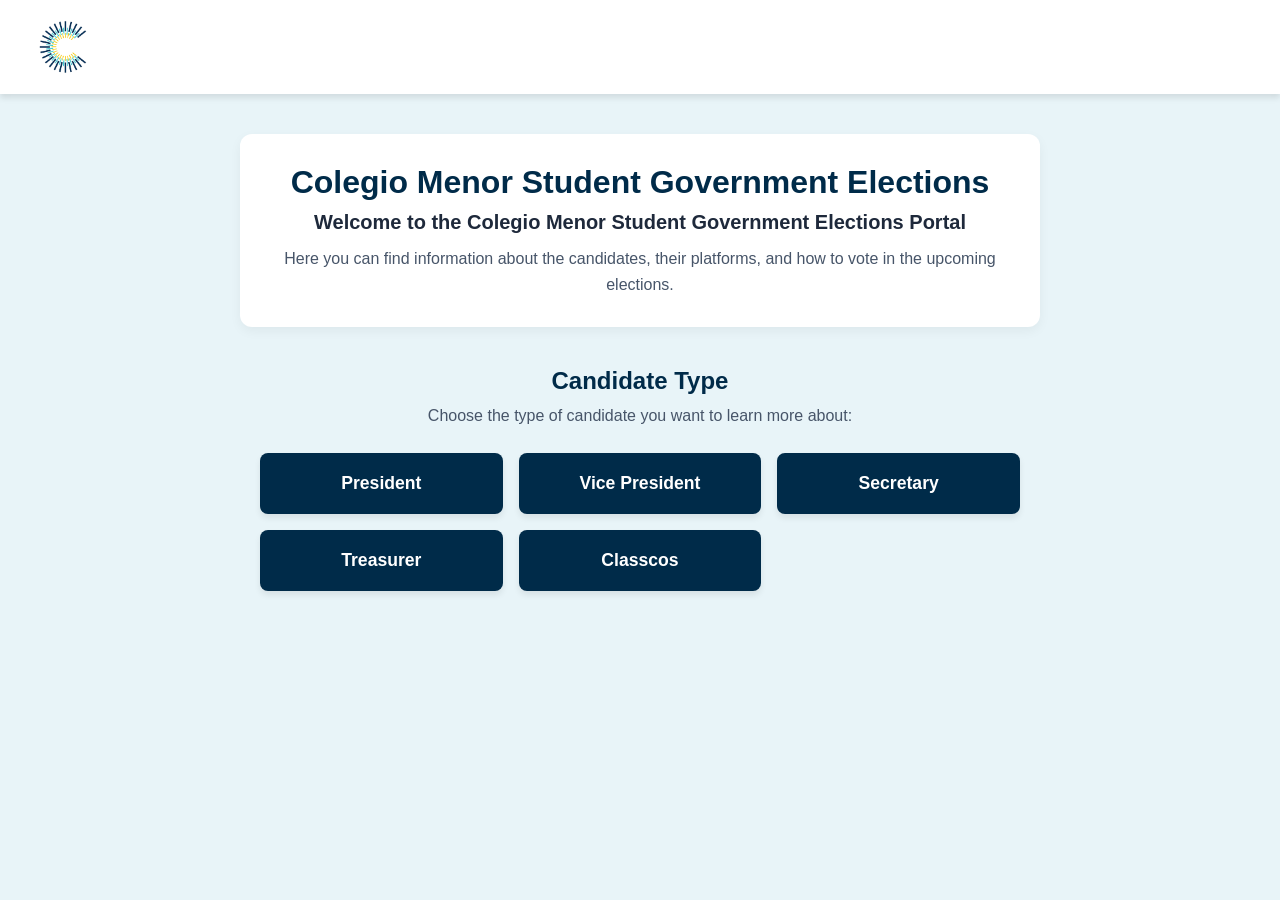
<file: index.html>
<!DOCTYPE html>
<html lang="en">
<head>
    <meta charset="UTF-8">
    <meta name="viewport" content="width=device-width, initial-scale=1.0">
    <title>COLEGIO MENOR STUGOV</title>
    <link rel="stylesheet" href="style.css">

</head>
<header>
    <img src="logo.png" alt="CMSFQ Logo" class="logo">
</header>
<body>
    <div class="header content">
    <h1>Colegio Menor Student Government Elections</h1>
    <h2>Welcome to the Colegio Menor Student Government Elections Portal</h2>
    <p>Here you can find information about the candidates, their platforms, and how to vote in the upcoming elections.</p>
    </div>

<div class="candidate-type">
    <h3>Candidate Type</h3>
    <p>Choose the type of candidate you want to learn more about:</p>
    <div class="button-grid">
        <a href="president.html" class="nav-btn">President</a>
        <a href="vice_president.html" class="nav-btn">Vice President</a>
        <a href="secretary.html" class="nav-btn">Secretary</a>
        <a href="treasurer.html" class="nav-btn">Treasurer</a>
        <a href="classcos.html" class="nav-btn">Classcos</a>
    </div>
</div>
</body>
</html>
</file>
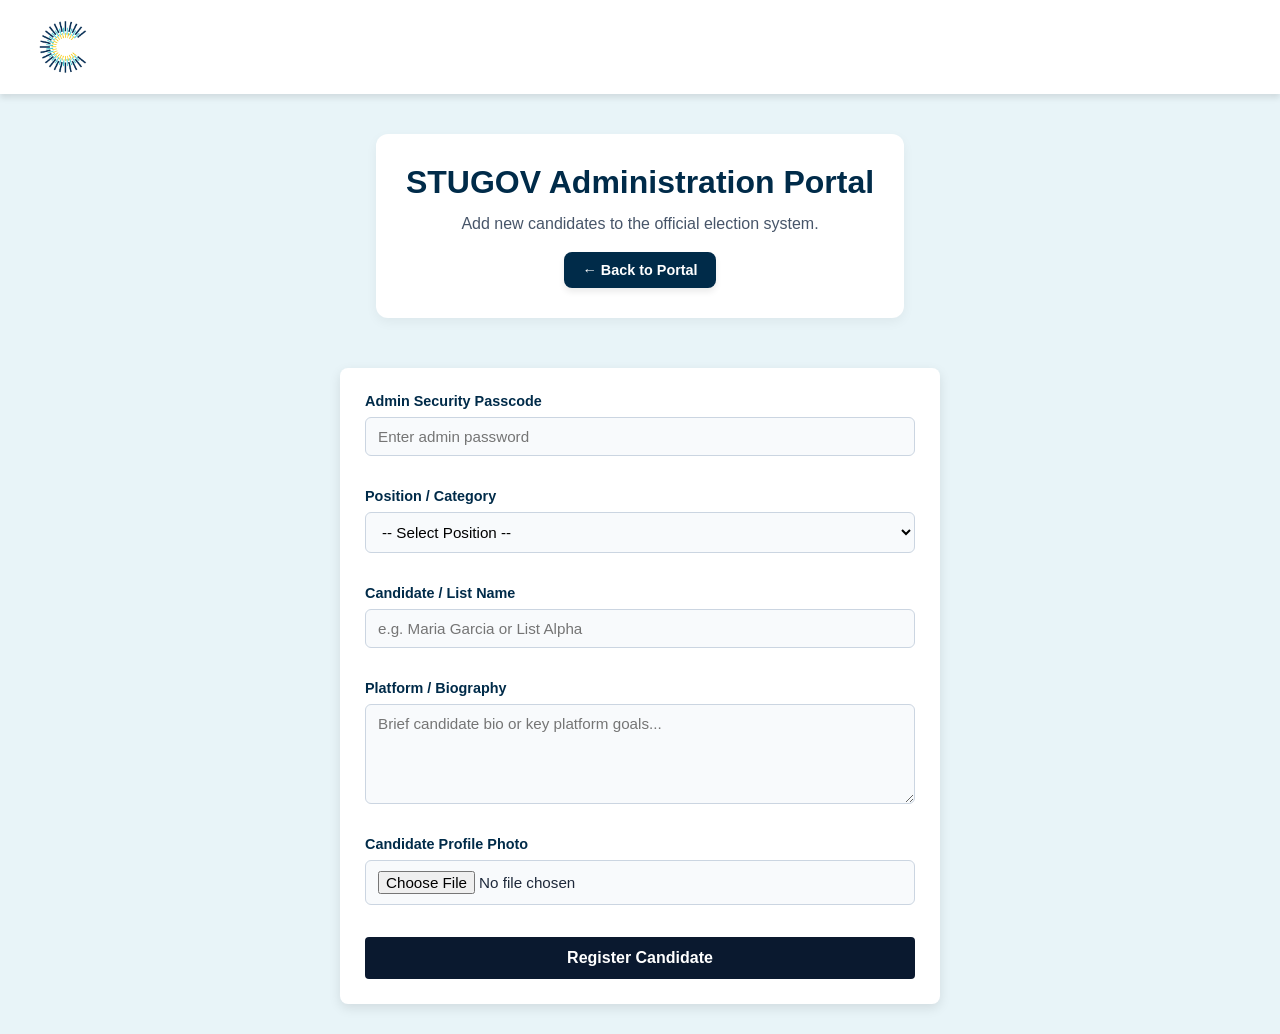
<file: admin.html>
<!DOCTYPE html>
<html lang="en">
<head>
    <meta charset="UTF-8">
    <meta name="viewport" content="width=device-width, initial-scale=1.0">
    <title>CMS STUGOV - Admin Panel</title>
    <link rel="stylesheet" href="style.css">
    <style>
        .admin-container {
            max-width: 600px;
            margin: 30px auto;
            padding: 25px;
            background: #ffffff;
            border-radius: 8px;
            box-shadow: 0 4px 12px rgba(0,0,0,0.1);
        }
        .form-group {
            margin-bottom: 20px;
            display: flex;
            flex-direction: column;
        }
        .form-group label {
            font-weight: bold;
            margin-bottom: 8px;
            color: #0A192F;
        }
        .form-group input, .form-group select, .form-group textarea {
            padding: 10px;
            border: 1px solid #ccc;
            border-radius: 4px;
            font-size: 1rem;
        }
        .form-group textarea {
            resize: vertical;
            height: 100px;
        }
        .grade-select-container {
            display: none;
            flex-direction: column;
            gap: 8px;
            background-color: #f4f6f8;
            padding: 15px;
            border-radius: 6px;
            border: 1px solid #ddd;
            margin-bottom: 20px;
        }
        .submit-btn {
            background-color: #0A192F;
            color: #ffffff;
            padding: 12px;
            border: none;
            border-radius: 4px;
            font-size: 1rem;
            cursor: pointer;
            font-weight: bold;
        }
        .submit-btn:hover {
            background-color: #172A45;
        }
    </style>
</head>
<body>

    <header>
        <img src="logo.png" alt="CMSFQ Logo" class="logo">
    </header>

    <div class="header content">
        <h1>STUGOV Administration Portal</h1>
        <p>Add new candidates to the official election system.</p>
        <a href="index.html" class="nav-btn" style="padding: 8px 16px; font-size: 0.9rem; margin-top: 15px; display: inline-flex;">← Back to Portal</a>
    </div>

    <div class="admin-container">
        <form id="candidateForm" onsubmit="submitCandidate(event)">
            
            <div class="form-group">
                <label for="adminPasscode">Admin Security Passcode</label>
                <input type="password" id="adminPasscode" required placeholder="Enter admin password">
            </div>

            <div class="form-group">
                <label for="position">Position / Category</label>
                <select id="position" onchange="toggleGradeSelector()" required>
                    <option value="">-- Select Position --</option>
                    <option value="President">President</option>
                    <option value="Vice President">Vice President</option>
                    <option value="Treasurer">Treasurer</option>
                    <option value="Secretary">Secretary</option>
                    <option value="Classcos">Classcos (Class Representatives)</option>
                </select>
            </div>

            <!-- Dynamic Grade Selector for Classcos -->
            <div id="gradeContainer" class="grade-select-container">
                <label for="gradeSelect" style="font-weight: bold; color: #0A192F;">Select Grade Level:</label>
                <select id="gradeSelect">
                    <option value="classcos9">9th Grade (classcos9)</option>
                    <option value="classcos10">10th Grade (classcos10)</option>
                    <option value="classcos11">11th Grade (classcos11)</option>
                    <option value="classcos12">12th Grade (classcos12)</option>
                </select>
            </div>

            <div class="form-group">
                <label for="name">Candidate / List Name</label>
                <input type="text" id="name" required placeholder="e.g. Maria Garcia or List Alpha">
            </div>

            <div class="form-group">
                <label for="bio">Platform / Biography</label>
                <textarea id="bio" required placeholder="Brief candidate bio or key platform goals..."></textarea>
            </div>

            <div class="form-group">
                <label for="imageFile">Candidate Profile Photo</label>
                <input type="file" id="imageFile" accept="image/*" required>
            </div>

            <button type="submit" id="submitBtn" class="submit-btn">Register Candidate</button>
        </form>
    </div>

    <script>
        const SCRIPT_URL = "https://script.google.com/macros/s/AKfycby9x_5UynkS7hOrFUTHnudOVcF85PeRhl8ljLt-kE4kGqhlhfGgvVSh2ADLAp3jPqFi/exec";

        function toggleGradeSelector() {
            const mainPosition = document.getElementById('position').value;
            const gradeContainer = document.getElementById('gradeContainer');
            gradeContainer.style.display = (mainPosition === "Classcos") ? "flex" : "none";
        }

        async function submitCandidate(event) {
            event.preventDefault();

            const submitBtn = document.getElementById('submitBtn');
            const passcode = document.getElementById('adminPasscode').value;
            const mainPosition = document.getElementById('position').value;
            const gradeSelect = document.getElementById('gradeSelect').value;
            const name = document.getElementById('name').value;
            const bio = document.getElementById('bio').value;
            const imageInput = document.getElementById('imageFile');

            if (!imageInput.files[0]) {
                alert("Please select an image file.");
                return;
            }

            // Determines position string: uses classcos9, classcos10, etc. if Classcos is selected
            let finalPosition = mainPosition;
            if (mainPosition === "Classcos") {
                finalPosition = gradeSelect;
            }

            submitBtn.disabled = true;
            submitBtn.textContent = "Uploading & Saving...";

            const file = imageInput.files[0];
            const reader = new FileReader();

            reader.onload = async function() {
                const base64Data = reader.result.split(',')[1];
                
                const payload = {
                    action: "addCandidate",
                    passcode: passcode,
                    position: finalPosition,
                    name: name,
                    bio: bio,
                    imageFile: {
                        filename: file.name,
                        mimeType: file.type,
                        base64: base64Data
                    }
                };

                try {
                    const response = await fetch(SCRIPT_URL, {
                        method: 'POST',
                        headers: { 'Content-Type': 'text/plain' },
                        body: JSON.stringify(payload)
                    });

                    const result = await response.json();

                    if (result.status === "success") {
                        alert(`Candidate "${name}" successfully registered under target position: ${finalPosition}!`);
                        document.getElementById('candidateForm').reset();
                        toggleGradeSelector();
                    } else {
                        alert("Error: " + (result.message || "Unauthorized or invalid passcode."));
                    }
                } catch (err) {
                    alert("Failed to reach server. Please check connection.");
                    console.error(err);
                } finally {
                    submitBtn.disabled = false;
                    submitBtn.textContent = "Register Candidate";
                }
            };

            reader.readAsDataURL(file);
        }
    </script>
</body>
</html>
</file>
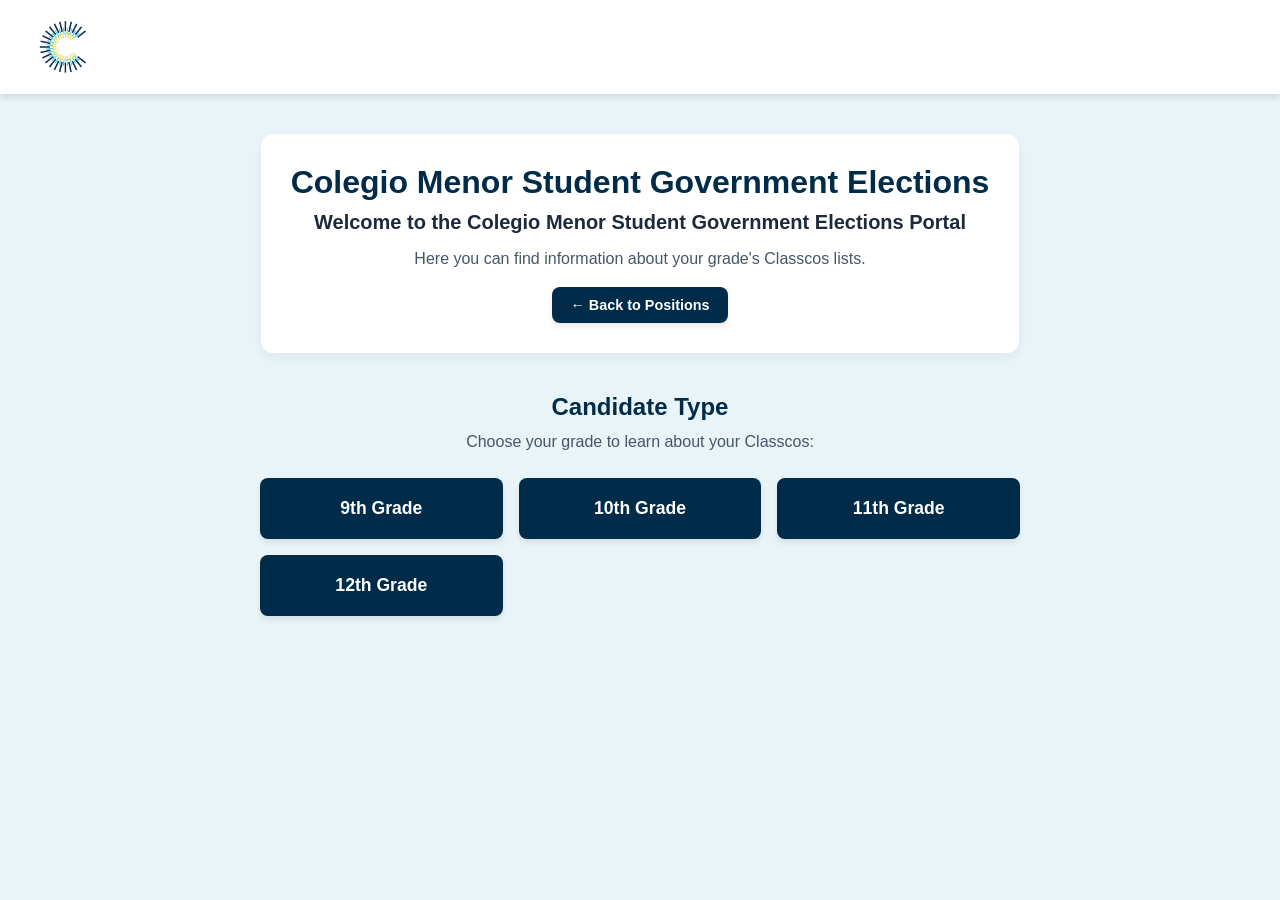
<file: classcos.html>
<!DOCTYPE html>
<html lang="en">
<head>
    <meta charset="UTF-8">
    <meta name="viewport" content="width=device-width, initial-scale=1.0">
    <title>CM STUGOV - Classcos lists</title>
    <link rel="stylesheet" href="style.css">
</head>
<body>
    <header>
        <img src="logo.png" alt="CMSFQ Logo" class="logo">
    </header>

    <div class="header content">
        <h1>Colegio Menor Student Government Elections</h1>
        <h2>Welcome to the Colegio Menor Student Government Elections Portal</h2>
        <p>Here you can find information about your grade's Classcos lists.</p>
        <a href="index.html" class="nav-btn" style="padding: 8px 16px; font-size: 0.9rem; margin-top: 15px; display: inline-flex;">← Back to Positions</a>
    </div>

    <div class="candidate-type">
        <h3>Candidate Type</h3>
        <p>Choose your grade to learn about your Classcos:</p>
        <div class="button-grid">
            <a href="classcos9.html" class="nav-btn">9th Grade</a>
            <a href="classcos10.html" class="nav-btn">10th Grade</a>
            <a href="classcos11.html" class="nav-btn">11th Grade</a>
            <a href="classcos12.html" class="nav-btn">12th Grade</a>
        </div>
        <div id="statusNotice" style="margin-top: 20px;"></div>
    </div>

    <script>
        const SCRIPT_URL = "https://script.google.com/macros/s/AKfycby9x_5UynkS7hOrFUTHnudOVcF85PeRhl8ljLt-kE4kGqhlhfGgvVSh2ADLAp3jPqFi/exec";

        async function checkStatus() {
            try {
                const response = await fetch(SCRIPT_URL);
                const data = await response.json();
                const activeYear = data.activeYear || new Date().getFullYear();
                const globalLockKey = `hasVoted_${activeYear}_Classcos_Category`;

                if (localStorage.getItem(globalLockKey)) {
                    const notice = document.getElementById('statusNotice');
                    notice.innerHTML = `<p style="color: var(--navy-blue, #0A192F); font-weight: bold;">Note: You have already cast your Classcos vote for the ${activeYear} election cycle.</p>`;
                }
            } catch (err) {
                console.error("Status check error:", err);
            }
        }
        checkStatus();
    </script>
</body>
</html>
</file>
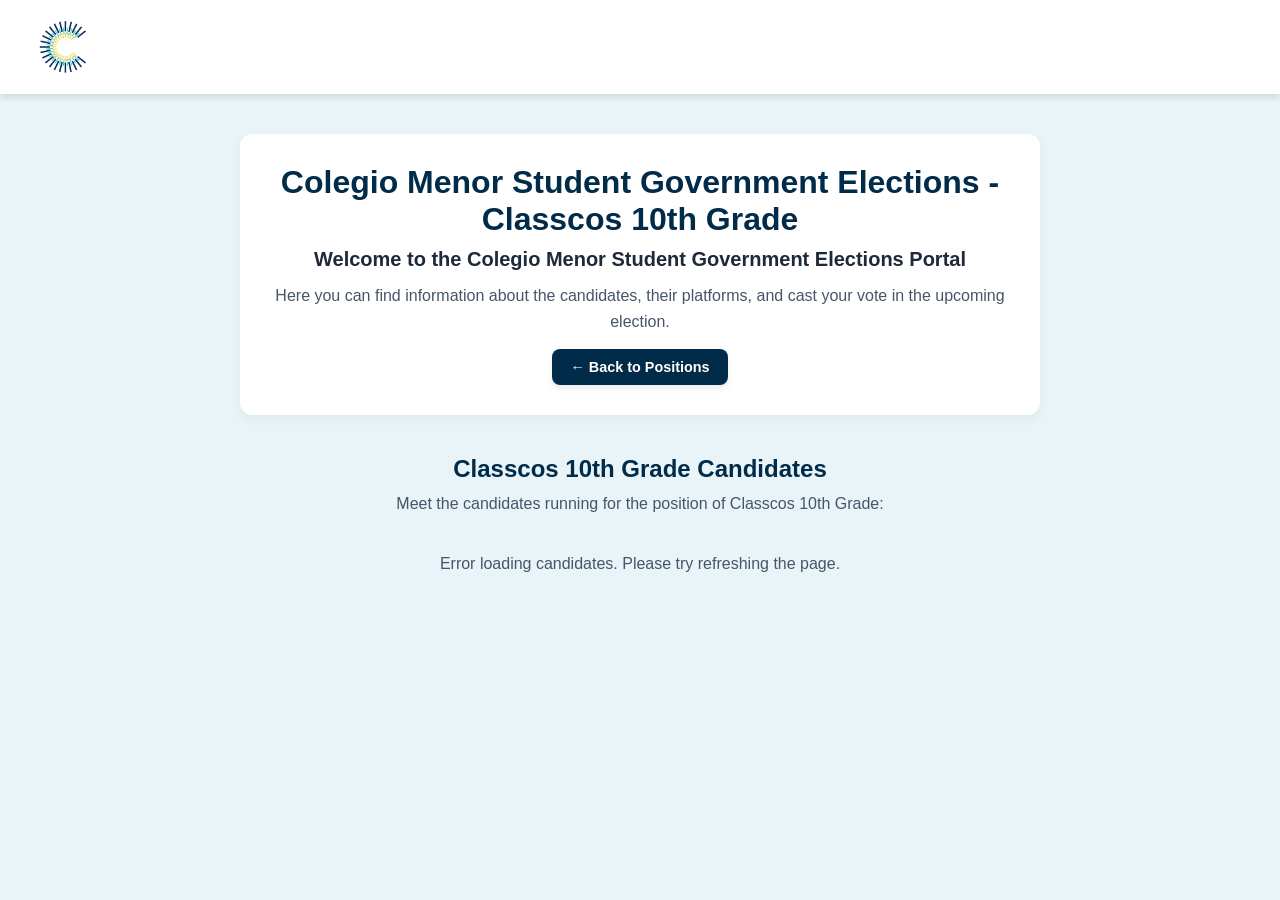
<file: classcos10.html>
<!DOCTYPE html>
<html lang="en">
<head>
    <meta charset="UTF-8">
    <meta name="viewport" content="width=device-width, initial-scale=1.0">
    <title>CM STUGOV - Classcos 10th Grade Candidates</title>
    <link rel="stylesheet" href="style.css">
</head>
<body>

    <header>
        <img src="logo.png" alt="CMSFQ Logo" class="logo">
    </header>

    <div class="header content">
        <h1>Colegio Menor Student Government Elections - Classcos 10th Grade</h1>
        <h2>Welcome to the Colegio Menor Student Government Elections Portal</h2>
        <p>Here you can find information about the candidates, their platforms, and cast your vote in the upcoming election.</p>
        <a href="index.html" class="nav-btn" style="padding: 8px 16px; font-size: 0.9rem; margin-top: 15px; display: inline-flex;">← Back to Positions</a>
    </div>

    <div class="Candidate type">
        <h3>Classcos 10th Grade Candidates</h3>
        <p>Meet the candidates running for the position of Classcos 10th Grade:</p>
        
        <div class="candidates" id="candidateGrid">
            <p>Loading candidates...</p>
        </div>
    </div>

    <script>
        const SCRIPT_URL = "https://script.google.com/macros/s/AKfycby9x_5UynkS7hOrFUTHnudOVcF85PeRhl8ljLt-kE4kGqhlhfGgvVSh2ADLAp3jPqFi/exec";
        
        // Target display string for payloads and storage keys
        const CURRENT_POSITION = "Classcos 10th Grade";
        
        // Includes both legacy keys and formatted display strings
        const ACCEPTED_POSITIONS = ["classcos10", "classcos 10th grade", "10th grade classcos"];
        
        let currentElectionYear = null;
        let voteStorageKey = null;

        async function loadCandidates() {
            const grid = document.getElementById('candidateGrid');
            
            try {
                const response = await fetch(SCRIPT_URL);
                const data = await response.json();
                
                currentElectionYear = data.activeYear || new Date().getFullYear();
                const candidates = data.candidates || [];
                
                voteStorageKey = `hasVoted_${currentElectionYear}_${CURRENT_POSITION.replace(/\s+/g, '_')}`;
                const hasVoted = localStorage.getItem(voteStorageKey);

                // Matches both legacy "classcos10" and full "Classcos 10th Grade" records
                const filtered = candidates.filter(c => {
                    if (!c.position) return false;
                    const pos = c.position.toString().trim().toLowerCase();
                    return ACCEPTED_POSITIONS.includes(pos);
                });
                
                if (filtered.length === 0) {
                    grid.innerHTML = "<p>No candidates listed for this position yet.</p>";
                    return;
                }
                
                grid.innerHTML = "";
                
                filtered.forEach(cand => {
                    const card = document.createElement('div');
                    card.className = 'candidate';
                    
                    const buttonText = hasVoted ? "Voted" : "Vote";
                    const disabledAttr = hasVoted ? "disabled style='opacity: 0.6; cursor: not-allowed;'" : "";
                    
                    card.innerHTML = `
                        <img src="${cand.photoUrl}" alt="${cand.name}" onerror="this.onerror=null; this.src='pfp.jpeg';">
                        <h4>${cand.name}</h4>
                        <p>${cand.bio}</p>
                        <button class="vote-button" ${disabledAttr} onclick="castVote('${cand.name}')">${buttonText}</button>
                    `;
                    grid.appendChild(card);
                });

                if (hasVoted) {
                    const notice = document.createElement('p');
                    notice.style.color = "var(--navy-blue, #0A192F)";
                    notice.style.fontWeight = "bold";
                    notice.style.marginTop = "15px";
                    notice.textContent = `You have already cast your vote for this position in the ${currentElectionYear} election on this device.`;
                    grid.parentElement.appendChild(notice);
                }
            } catch (err) {
                grid.innerHTML = "<p>Error loading candidates. Please try refreshing the page.</p>";
                console.error(err);
            }
        }

        async function castVote(candidateName) {
            if (!voteStorageKey || !currentElectionYear) {
                alert("System initialization error. Please refresh the page and try again.");
                return;
            }

            if (localStorage.getItem(voteStorageKey)) {
                alert(`You have already voted for this position in the ${currentElectionYear} election!`);
                return;
            }

            const email = prompt("Enter your school email (@menoruio.edu.ec) to confirm your vote:");
            if (!email) return;

            const trimmedEmail = email.trim().toLowerCase();

            if (!trimmedEmail.endsWith("@menoruio.edu.ec")) {
                alert("Access denied. You must use an official @menoruio.edu.ec email address.");
                return;
            }

            if (!confirm(`Cast your vote for ${candidateName} using ${trimmedEmail}?`)) {
                return;
            }

            const payload = {
                action: "castVote",
                year: currentElectionYear,
                email: trimmedEmail,
                position: CURRENT_POSITION,
                candidate: candidateName,
                isGradeRep: true
            };

            try {
                const response = await fetch(SCRIPT_URL, {
                    method: 'POST',
                    headers: { 'Content-Type': 'text/plain' },
                    body: JSON.stringify(payload)
                });

                const result = await response.json();

                if (result.status === "success") {
                    localStorage.setItem(voteStorageKey, "true");
                    alert(`Your vote for ${candidateName} has been recorded! Thank you.`);
                    loadCandidates();
                } else {
                    alert(result.message || "Could not log vote.");
                }
            } catch (err) {
                alert("Failed to connect to the server. Please check your internet connection.");
                console.error(err);
            }
        }

        loadCandidates();
    </script>
</body>
</html>
</file>
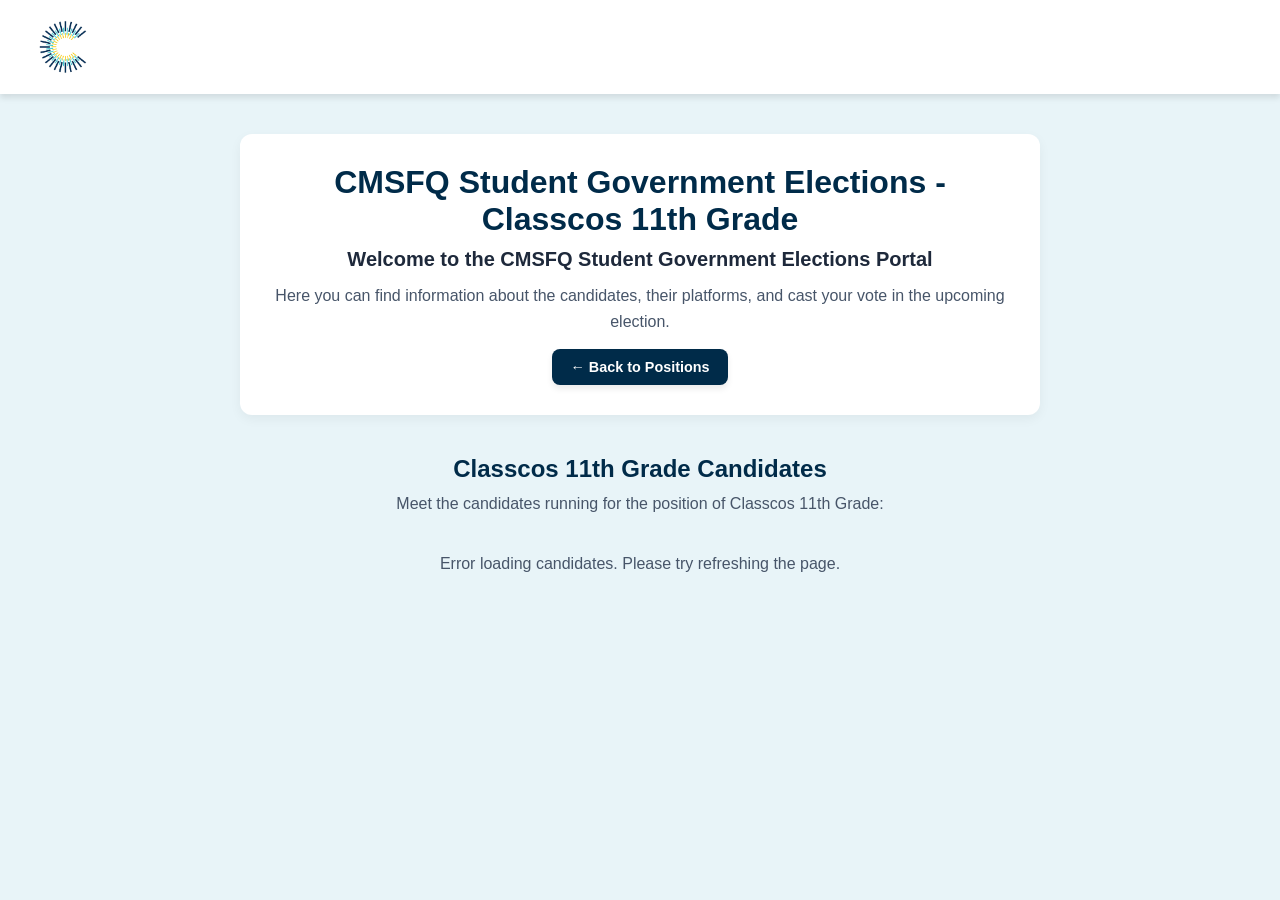
<file: classcos11.html>
<!DOCTYPE html>
<html lang="en">
<head>
    <meta charset="UTF-8">
    <meta name="viewport" content="width=device-width, initial-scale=1.0">
    <title>CMSFQ STUGOV - Classcos 11th Grade Candidates</title>
    <link rel="stylesheet" href="style.css">
</head>
<body>

    <header>
        <img src="logo.png" alt="CMSFQ Logo" class="logo">
    </header>

    <div class="header content">
        <h1>CMSFQ Student Government Elections - Classcos 11th Grade</h1>
        <h2>Welcome to the CMSFQ Student Government Elections Portal</h2>
        <p>Here you can find information about the candidates, their platforms, and cast your vote in the upcoming election.</p>
        <a href="index.html" class="nav-btn" style="padding: 8px 16px; font-size: 0.9rem; margin-top: 15px; display: inline-flex;">← Back to Positions</a>
    </div>

    <div class="Candidate type">
        <h3>Classcos 11th Grade Candidates</h3>
        <p>Meet the candidates running for the position of Classcos 11th Grade:</p>
        
        <div class="candidates" id="candidateGrid">
            <p>Loading candidates...</p>
        </div>
    </div>

    <script>
        const SCRIPT_URL = "https://script.google.com/macros/s/AKfycby9x_5UynkS7hOrFUTHnudOVcF85PeRhl8ljLt-kE4kGqhlhfGgvVSh2ADLAp3jPqFi/exec";
        
        // Target display string for payloads and storage keys
        const CURRENT_POSITION = "Classcos 11th Grade";
        
        // Includes both legacy keys and formatted display strings
        const ACCEPTED_POSITIONS = ["classcos11", "classcos 11th grade", "11th grade classcos"];
        
        let currentElectionYear = null;
        let voteStorageKey = null;

        async function loadCandidates() {
            const grid = document.getElementById('candidateGrid');
            
            try {
                const response = await fetch(SCRIPT_URL);
                const data = await response.json();
                
                currentElectionYear = data.activeYear || new Date().getFullYear();
                const candidates = data.candidates || [];
                
                voteStorageKey = `hasVoted_${currentElectionYear}_${CURRENT_POSITION.replace(/\s+/g, '_')}`;
                const hasVoted = localStorage.getItem(voteStorageKey);

                // Matches both legacy "classcos11" and full "Classcos 11th Grade" records
                const filtered = candidates.filter(c => {
                    if (!c.position) return false;
                    const pos = c.position.toString().trim().toLowerCase();
                    return ACCEPTED_POSITIONS.includes(pos);
                });
                
                if (filtered.length === 0) {
                    grid.innerHTML = "<p>No candidates listed for this position yet.</p>";
                    return;
                }
                
                grid.innerHTML = "";
                
                filtered.forEach(cand => {
                    const card = document.createElement('div');
                    card.className = 'candidate';
                    
                    const buttonText = hasVoted ? "Voted" : "Vote";
                    const disabledAttr = hasVoted ? "disabled style='opacity: 0.6; cursor: not-allowed;'" : "";
                    
                    card.innerHTML = `
                        <img src="${cand.photoUrl}" alt="${cand.name}" onerror="this.onerror=null; this.src='pfp.jpeg';">
                        <h4>${cand.name}</h4>
                        <p>${cand.bio}</p>
                        <button class="vote-button" ${disabledAttr} onclick="castVote('${cand.name}')">${buttonText}</button>
                    `;
                    grid.appendChild(card);
                });

                if (hasVoted) {
                    const notice = document.createElement('p');
                    notice.style.color = "var(--navy-blue, #0A192F)";
                    notice.style.fontWeight = "bold";
                    notice.style.marginTop = "15px";
                    notice.textContent = `You have already cast your vote for this position in the ${currentElectionYear} election on this device.`;
                    grid.parentElement.appendChild(notice);
                }
            } catch (err) {
                grid.innerHTML = "<p>Error loading candidates. Please try refreshing the page.</p>";
                console.error(err);
            }
        }

        async function castVote(candidateName) {
            if (!voteStorageKey || !currentElectionYear) {
                alert("System initialization error. Please refresh the page and try again.");
                return;
            }

            if (localStorage.getItem(voteStorageKey)) {
                alert(`You have already voted for this position in the ${currentElectionYear} election!`);
                return;
            }

            const email = prompt("Enter your school email (@menoruio.edu.ec) to confirm your vote:");
            if (!email) return;

            const trimmedEmail = email.trim().toLowerCase();

            if (!trimmedEmail.endsWith("@menoruio.edu.ec")) {
                alert("Access denied. You must use an official @menoruio.edu.ec email address.");
                return;
            }

            if (!confirm(`Cast your vote for ${candidateName} using ${trimmedEmail}?`)) {
                return;
            }

            const payload = {
                action: "castVote",
                year: currentElectionYear,
                email: trimmedEmail,
                position: CURRENT_POSITION,
                candidate: candidateName,
                isGradeRep: true
            };

            try {
                const response = await fetch(SCRIPT_URL, {
                    method: 'POST',
                    headers: { 'Content-Type': 'text/plain' },
                    body: JSON.stringify(payload)
                });

                const result = await response.json();

                if (result.status === "success") {
                    localStorage.setItem(voteStorageKey, "true");
                    alert(`Your vote for ${candidateName} has been recorded! Thank you.`);
                    loadCandidates();
                } else {
                    alert(result.message || "Could not log vote.");
                }
            } catch (err) {
                alert("Failed to connect to the server. Please check your internet connection.");
                console.error(err);
            }
        }

        loadCandidates();
    </script>
</body>
</html>
</file>
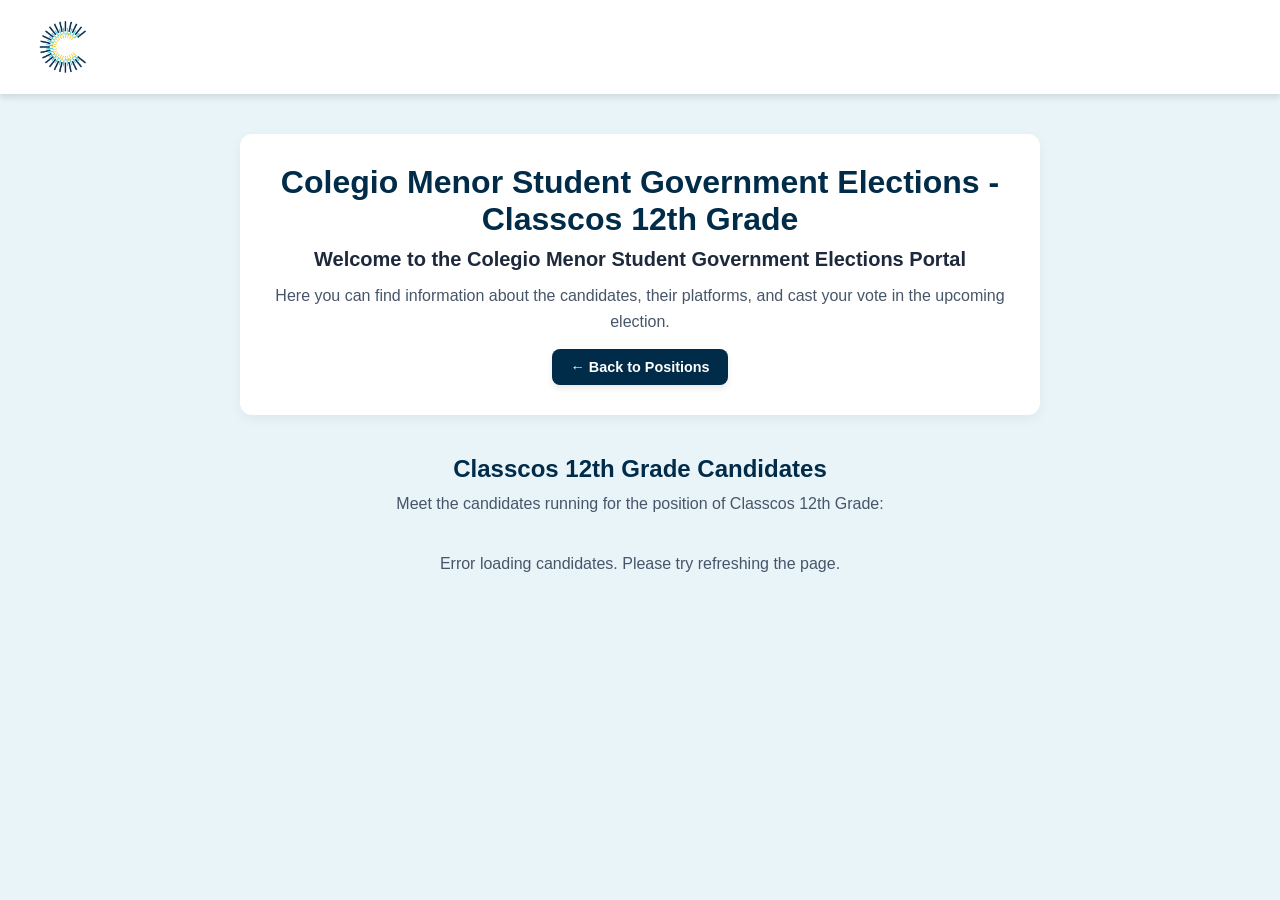
<file: classcos12.html>
<!DOCTYPE html>
<html lang="en">
<head>
    <meta charset="UTF-8">
    <meta name="viewport" content="width=device-width, initial-scale=1.0">
    <title>CM STUGOV - Classcos 12th Grade Candidates</title>
    <link rel="stylesheet" href="style.css">
</head>
<body>

    <header>
        <img src="logo.png" alt="CMSFQ Logo" class="logo">
    </header>

    <div class="header content">
        <h1>Colegio Menor Student Government Elections - Classcos 12th Grade</h1>
        <h2>Welcome to the Colegio Menor Student Government Elections Portal</h2>
        <p>Here you can find information about the candidates, their platforms, and cast your vote in the upcoming election.</p>
        <a href="index.html" class="nav-btn" style="padding: 8px 16px; font-size: 0.9rem; margin-top: 15px; display: inline-flex;">← Back to Positions</a>
    </div>

    <div class="Candidate type">
        <h3>Classcos 12th Grade Candidates</h3>
        <p>Meet the candidates running for the position of Classcos 12th Grade:</p>
        
        <div class="candidates" id="candidateGrid">
            <p>Loading candidates...</p>
        </div>
    </div>

    <script>
        const SCRIPT_URL = "https://script.google.com/macros/s/AKfycby9x_5UynkS7hOrFUTHnudOVcF85PeRhl8ljLt-kE4kGqhlhfGgvVSh2ADLAp3jPqFi/exec";
        
        // Target display string for payloads and storage keys
        const CURRENT_POSITION = "Classcos 12th Grade";
        
        // Includes both legacy keys and formatted display strings
        const ACCEPTED_POSITIONS = ["classcos12", "classcos 12th grade", "12th grade classcos"];
        
        let currentElectionYear = null;
        let voteStorageKey = null;

        async function loadCandidates() {
            const grid = document.getElementById('candidateGrid');
            
            try {
                const response = await fetch(SCRIPT_URL);
                const data = await response.json();
                
                currentElectionYear = data.activeYear || new Date().getFullYear();
                const candidates = data.candidates || [];
                
                voteStorageKey = `hasVoted_${currentElectionYear}_${CURRENT_POSITION.replace(/\s+/g, '_')}`;
                const hasVoted = localStorage.getItem(voteStorageKey);

                // Matches both legacy "classcos12" and full "Classcos 12th Grade" records
                const filtered = candidates.filter(c => {
                    if (!c.position) return false;
                    const pos = c.position.toString().trim().toLowerCase();
                    return ACCEPTED_POSITIONS.includes(pos);
                });
                
                if (filtered.length === 0) {
                    grid.innerHTML = "<p>No candidates listed for this position yet.</p>";
                    return;
                }
                
                grid.innerHTML = "";
                
                filtered.forEach(cand => {
                    const card = document.createElement('div');
                    card.className = 'candidate';
                    
                    const buttonText = hasVoted ? "Voted" : "Vote";
                    const disabledAttr = hasVoted ? "disabled style='opacity: 0.6; cursor: not-allowed;'" : "";
                    
                    card.innerHTML = `
                        <img src="${cand.photoUrl}" alt="${cand.name}" onerror="this.onerror=null; this.src='pfp.jpeg';">
                        <h4>${cand.name}</h4>
                        <p>${cand.bio}</p>
                        <button class="vote-button" ${disabledAttr} onclick="castVote('${cand.name}')">${buttonText}</button>
                    `;
                    grid.appendChild(card);
                });

                if (hasVoted) {
                    const notice = document.createElement('p');
                    notice.style.color = "var(--navy-blue, #0A192F)";
                    notice.style.fontWeight = "bold";
                    notice.style.marginTop = "15px";
                    notice.textContent = `You have already cast your vote for this position in the ${currentElectionYear} election on this device.`;
                    grid.parentElement.appendChild(notice);
                }
            } catch (err) {
                grid.innerHTML = "<p>Error loading candidates. Please try refreshing the page.</p>";
                console.error(err);
            }
        }

        async function castVote(candidateName) {
            if (!voteStorageKey || !currentElectionYear) {
                alert("System initialization error. Please refresh the page and try again.");
                return;
            }

            if (localStorage.getItem(voteStorageKey)) {
                alert(`You have already voted for this position in the ${currentElectionYear} election!`);
                return;
            }

            const email = prompt("Enter your school email (@menoruio.edu.ec) to confirm your vote:");
            if (!email) return;

            const trimmedEmail = email.trim().toLowerCase();

            if (!trimmedEmail.endsWith("@menoruio.edu.ec")) {
                alert("Access denied. You must use an official @menoruio.edu.ec email address.");
                return;
            }

            if (!confirm(`Cast your vote for ${candidateName} using ${trimmedEmail}?`)) {
                return;
            }

            const payload = {
                action: "castVote",
                year: currentElectionYear,
                email: trimmedEmail,
                position: CURRENT_POSITION,
                candidate: candidateName,
                isGradeRep: true
            };

            try {
                const response = await fetch(SCRIPT_URL, {
                    method: 'POST',
                    headers: { 'Content-Type': 'text/plain' },
                    body: JSON.stringify(payload)
                });

                const result = await response.json();

                if (result.status === "success") {
                    localStorage.setItem(voteStorageKey, "true");
                    alert(`Your vote for ${candidateName} has been recorded! Thank you.`);
                    loadCandidates();
                } else {
                    alert(result.message || "Could not log vote.");
                }
            } catch (err) {
                alert("Failed to connect to the server. Please check your internet connection.");
                console.error(err);
            }
        }

        loadCandidates();
    </script>
</body>
</html>
</file>
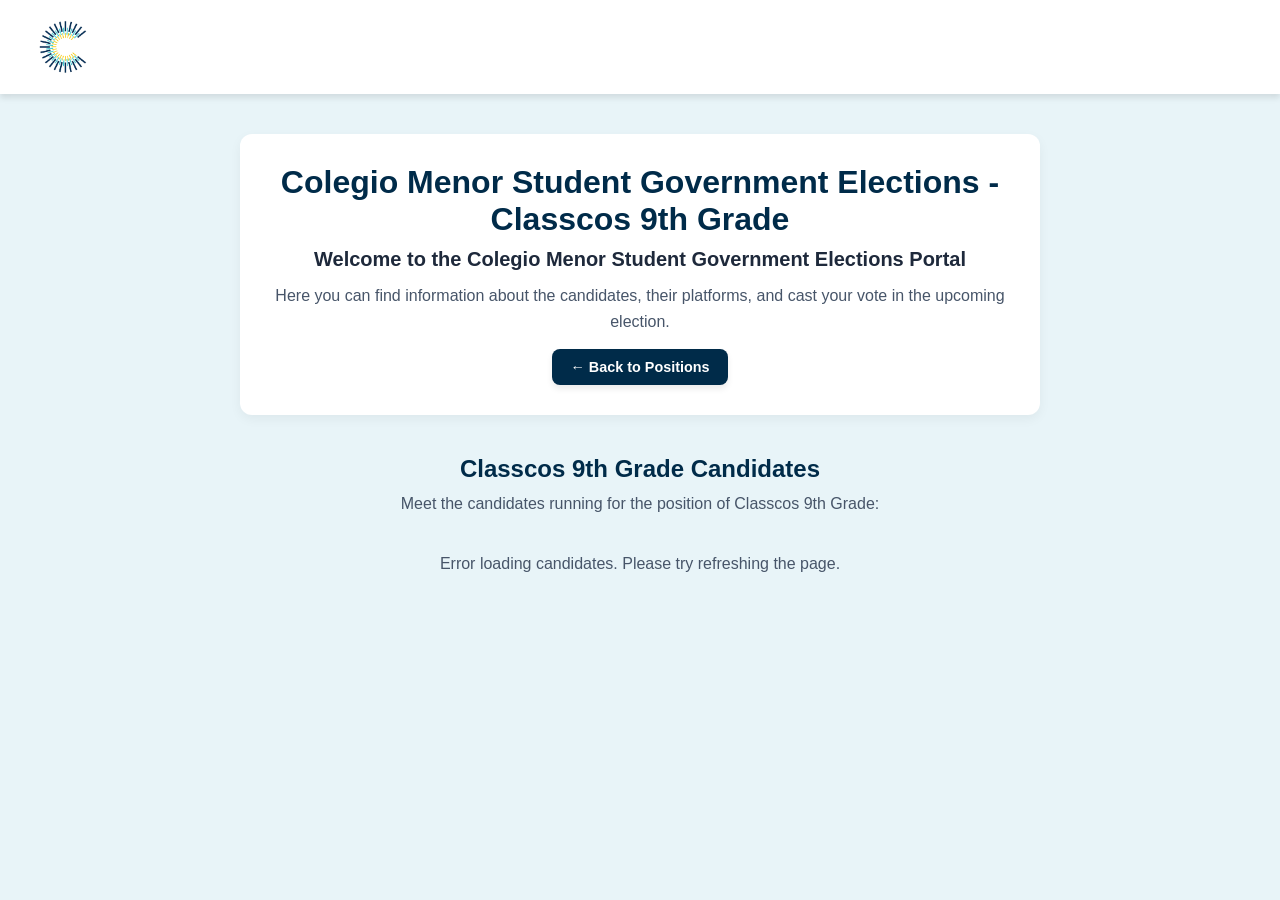
<file: classcos9.html>
<!DOCTYPE html>
<html lang="en">
<head>
    <meta charset="UTF-8">
    <meta name="viewport" content="width=device-width, initial-scale=1.0">
    <title>CM STUGOV - Classcos 9th Grade Candidates</title>
    <link rel="stylesheet" href="style.css">
</head>
<body>

    <header>
        <img src="logo.png" alt="CMSFQ Logo" class="logo">
    </header>

    <div class="header content">
        <h1>Colegio Menor Student Government Elections - Classcos 9th Grade</h1>
        <h2>Welcome to the Colegio Menor Student Government Elections Portal</h2>
        <p>Here you can find information about the candidates, their platforms, and cast your vote in the upcoming election.</p>
        <a href="index.html" class="nav-btn" style="padding: 8px 16px; font-size: 0.9rem; margin-top: 15px; display: inline-flex;">← Back to Positions</a>
    </div>

    <div class="Candidate type">
        <h3>Classcos 9th Grade Candidates</h3>
        <p>Meet the candidates running for the position of Classcos 9th Grade:</p>
        
        <div class="candidates" id="candidateGrid">
            <p>Loading candidates...</p>
        </div>
    </div>

    <script>
        const SCRIPT_URL = "https://script.google.com/macros/s/AKfycby9x_5UynkS7hOrFUTHnudOVcF85PeRhl8ljLt-kE4kGqhlhfGgvVSh2ADLAp3jPqFi/exec";
        
        // Target display string for payloads and storage keys
        const CURRENT_POSITION = "Classcos 9th Grade";
        
        // Includes both legacy keys and formatted display strings
        const ACCEPTED_POSITIONS = ["classcos9", "classcos 9th grade", "9th grade classcos"];
        
        let currentElectionYear = null;
        let voteStorageKey = null;

        async function loadCandidates() {
            const grid = document.getElementById('candidateGrid');
            
            try {
                const response = await fetch(SCRIPT_URL);
                const data = await response.json();
                
                currentElectionYear = data.activeYear || new Date().getFullYear();
                const candidates = data.candidates || [];
                
                voteStorageKey = `hasVoted_${currentElectionYear}_${CURRENT_POSITION.replace(/\s+/g, '_')}`;
                const hasVoted = localStorage.getItem(voteStorageKey);

                // Matches both legacy "classcos9" and full "Classcos 9th Grade" records
                const filtered = candidates.filter(c => {
                    if (!c.position) return false;
                    const pos = c.position.toString().trim().toLowerCase();
                    return ACCEPTED_POSITIONS.includes(pos);
                });
                
                if (filtered.length === 0) {
                    grid.innerHTML = "<p>No candidates listed for this position yet.</p>";
                    return;
                }
                
                grid.innerHTML = "";
                
                filtered.forEach(cand => {
                    const card = document.createElement('div');
                    card.className = 'candidate';
                    
                    const buttonText = hasVoted ? "Voted" : "Vote";
                    const disabledAttr = hasVoted ? "disabled style='opacity: 0.6; cursor: not-allowed;'" : "";
                    
                    card.innerHTML = `
                        <img src="${cand.photoUrl}" alt="${cand.name}" onerror="this.onerror=null; this.src='pfp.jpeg';">
                        <h4>${cand.name}</h4>
                        <p>${cand.bio}</p>
                        <button class="vote-button" ${disabledAttr} onclick="castVote('${cand.name}')">${buttonText}</button>
                    `;
                    grid.appendChild(card);
                });

                if (hasVoted) {
                    const notice = document.createElement('p');
                    notice.style.color = "var(--navy-blue, #0A192F)";
                    notice.style.fontWeight = "bold";
                    notice.style.marginTop = "15px";
                    notice.textContent = `You have already cast your vote for this position in the ${currentElectionYear} election on this device.`;
                    grid.parentElement.appendChild(notice);
                }
            } catch (err) {
                grid.innerHTML = "<p>Error loading candidates. Please try refreshing the page.</p>";
                console.error(err);
            }
        }

        async function castVote(candidateName) {
            if (!voteStorageKey || !currentElectionYear) {
                alert("System initialization error. Please refresh the page and try again.");
                return;
            }

            if (localStorage.getItem(voteStorageKey)) {
                alert(`You have already voted for this position in the ${currentElectionYear} election!`);
                return;
            }

            const email = prompt("Enter your school email (@menoruio.edu.ec) to confirm your vote:");
            if (!email) return;

            const trimmedEmail = email.trim().toLowerCase();

            if (!trimmedEmail.endsWith("@menoruio.edu.ec")) {
                alert("Access denied. You must use an official @menoruio.edu.ec email address.");
                return;
            }

            if (!confirm(`Cast your vote for ${candidateName} using ${trimmedEmail}?`)) {
                return;
            }

            const payload = {
                action: "castVote",
                year: currentElectionYear,
                email: trimmedEmail,
                position: CURRENT_POSITION,
                candidate: candidateName,
                isGradeRep: true
            };

            try {
                const response = await fetch(SCRIPT_URL, {
                    method: 'POST',
                    headers: { 'Content-Type': 'text/plain' },
                    body: JSON.stringify(payload)
                });

                const result = await response.json();

                if (result.status === "success") {
                    localStorage.setItem(voteStorageKey, "true");
                    alert(`Your vote for ${candidateName} has been recorded! Thank you.`);
                    loadCandidates();
                } else {
                    alert(result.message || "Could not log vote.");
                }
            } catch (err) {
                alert("Failed to connect to the server. Please check your internet connection.");
                console.error(err);
            }
        }

        loadCandidates();
    </script>
</body>
</html>
</file>
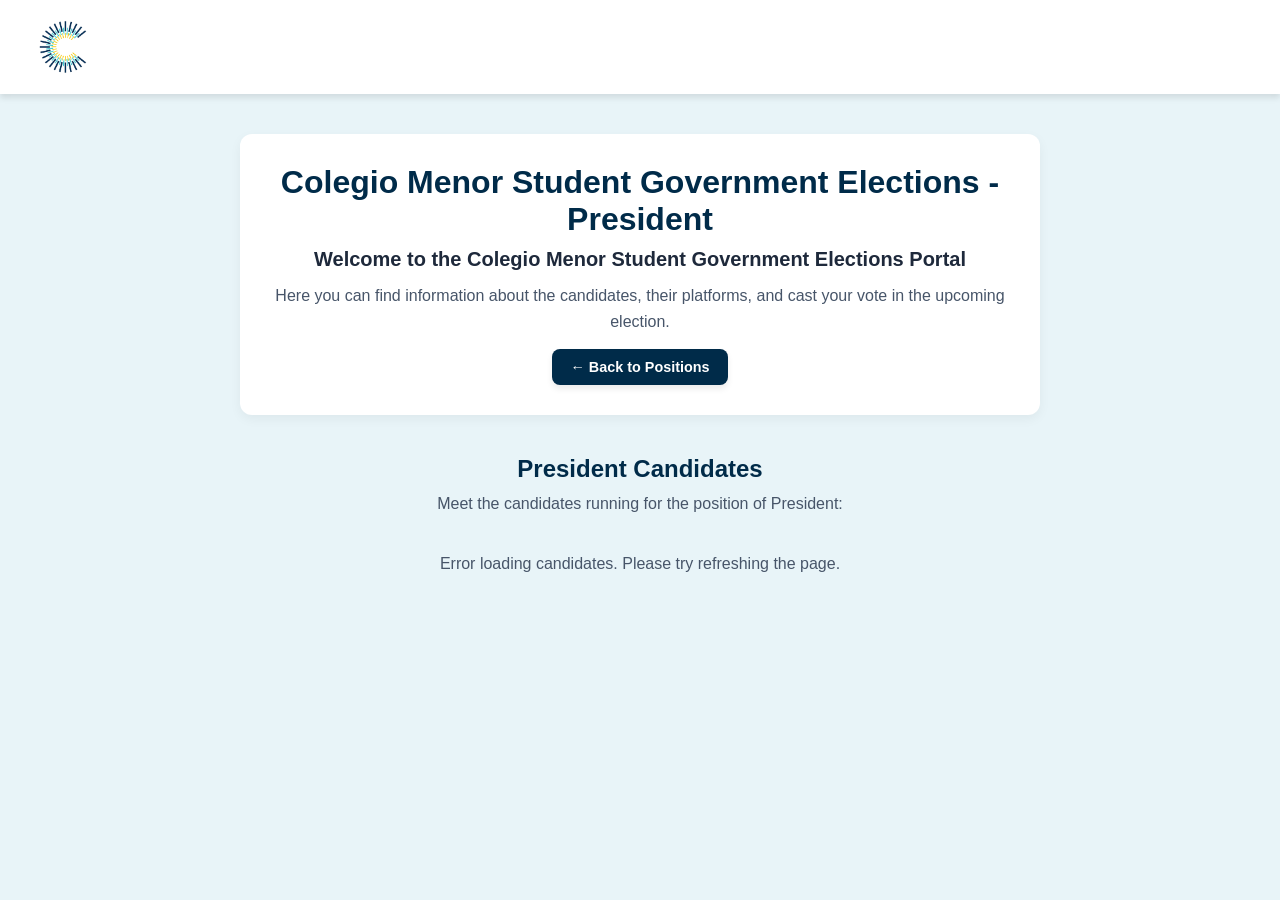
<file: president.html>
<!DOCTYPE html>
<html lang="en">
<head>
    <meta charset="UTF-8">
    <meta name="viewport" content="width=device-width, initial-scale=1.0">
    <title>CM STUGOV - President Candidates</title>
    <link rel="stylesheet" href="style.css">
</head>
<body>

    <header>
        <img src="logo.png" alt="CMSFQ Logo" class="logo">
    </header>

    <div class="header content">
        <h1>Colegio Menor Student Government Elections - President</h1>
        <h2>Welcome to the Colegio Menor Student Government Elections Portal</h2>
        <p>Here you can find information about the candidates, their platforms, and cast your vote in the upcoming election.</p>
        <a href="index.html" class="nav-btn" style="padding: 8px 16px; font-size: 0.9rem; margin-top: 15px; display: inline-flex;">← Back to Positions</a>
    </div>

    <div class="Candidate type">
        <h3>President Candidates</h3>
        <p>Meet the candidates running for the position of President:</p>
        
        <div class="candidates" id="candidateGrid">
            <p>Loading candidates...</p>
        </div>
    </div>

    <script>
        const SCRIPT_URL = "https://script.google.com/macros/s/AKfycby9x_5UynkS7hOrFUTHnudOVcF85PeRhl8ljLt-kE4kGqhlhfGgvVSh2ADLAp3jPqFi/exec";
        const CURRENT_POSITION = "President";
        
        // Dynamic variables populated via server response
        let currentElectionYear = null;
        let voteStorageKey = null;

        async function loadCandidates() {
            const grid = document.getElementById('candidateGrid');
            
            try {
                const response = await fetch(SCRIPT_URL);
                const data = await response.json();
                
                // Extract active year and candidate list
                currentElectionYear = data.activeYear || new Date().getFullYear();
                const candidates = data.candidates || [];
                
                // Dynamically scope storage key based on server's active year
                voteStorageKey = `hasVoted_${currentElectionYear}_${CURRENT_POSITION.replace(/\s+/g, '_')}`;
                const hasVoted = localStorage.getItem(voteStorageKey);

                const filtered = candidates.filter(c => 
                    c.position && c.position.toLowerCase() === CURRENT_POSITION.toLowerCase()
                );
                
                if (filtered.length === 0) {
                    grid.innerHTML = "<p>No candidates listed for this position yet.</p>";
                    return;
                }
                
                grid.innerHTML = "";
                
                filtered.forEach(cand => {
                    const card = document.createElement('div');
                    card.className = 'candidate';
                    
                    const buttonText = hasVoted ? "Voted" : "Vote";
                    const disabledAttr = hasVoted ? "disabled style='opacity: 0.6; cursor: not-allowed;'" : "";
                    
                    card.innerHTML = `
                        <img src="${cand.photoUrl}" alt="${cand.name}" onerror="this.onerror=null; this.src='pfp.jpeg';">
                        <h4>${cand.name}</h4>
                        <p>${cand.bio}</p>
                        <button class="vote-button" ${disabledAttr} onclick="castVote('${cand.name}')">${buttonText}</button>
                    `;
                    grid.appendChild(card);
                });

                if (hasVoted) {
                    const notice = document.createElement('p');
                    notice.style.color = "var(--navy-blue, #0A192F)";
                    notice.style.fontWeight = "bold";
                    notice.style.marginTop = "15px";
                    notice.textContent = `You have already cast your vote for this position in the ${currentElectionYear} election on this device.`;
                    grid.parentElement.appendChild(notice);
                }
            } catch (err) {
                grid.innerHTML = "<p>Error loading candidates. Please try refreshing the page.</p>";
                console.error(err);
            }
        }

        async function castVote(candidateName) {
            if (!voteStorageKey || !currentElectionYear) {
                alert("System initialization error. Please refresh the page and try again.");
                return;
            }

            if (localStorage.getItem(voteStorageKey)) {
                alert(`You have already voted for this position in the ${currentElectionYear} election!`);
                return;
            }

            const email = prompt("Enter your school email (@menoruio.edu.ec) to confirm your vote:");
            if (!email) return;

            const trimmedEmail = email.trim().toLowerCase();

            if (!trimmedEmail.endsWith("@menoruio.edu.ec")) {
                alert("Access denied. You must use an official @menoruio.edu.ec email address.");
                return;
            }

            if (!confirm(`Cast your vote for ${candidateName} using ${trimmedEmail}?`)) {
                return;
            }

            const payload = {
                action: "castVote",
                year: currentElectionYear,
                email: trimmedEmail,
                position: CURRENT_POSITION,
                candidate: candidateName
            };

            try {
                const response = await fetch(SCRIPT_URL, {
                    method: 'POST',
                    headers: { 'Content-Type': 'text/plain' },
                    body: JSON.stringify(payload)
                });

                const result = await response.json();

                if (result.status === "success") {
                    localStorage.setItem(voteStorageKey, "true");
                    alert(`Your vote for ${candidateName} has been recorded! Thank you.`);
                    loadCandidates();
                } else {
                    alert(result.message || "Could not log vote.");
                }
            } catch (err) {
                alert("Failed to connect to the server. Please check your internet connection.");
                console.error(err);
            }
        }

        loadCandidates();
    </script>
</body>
</html>
</file>
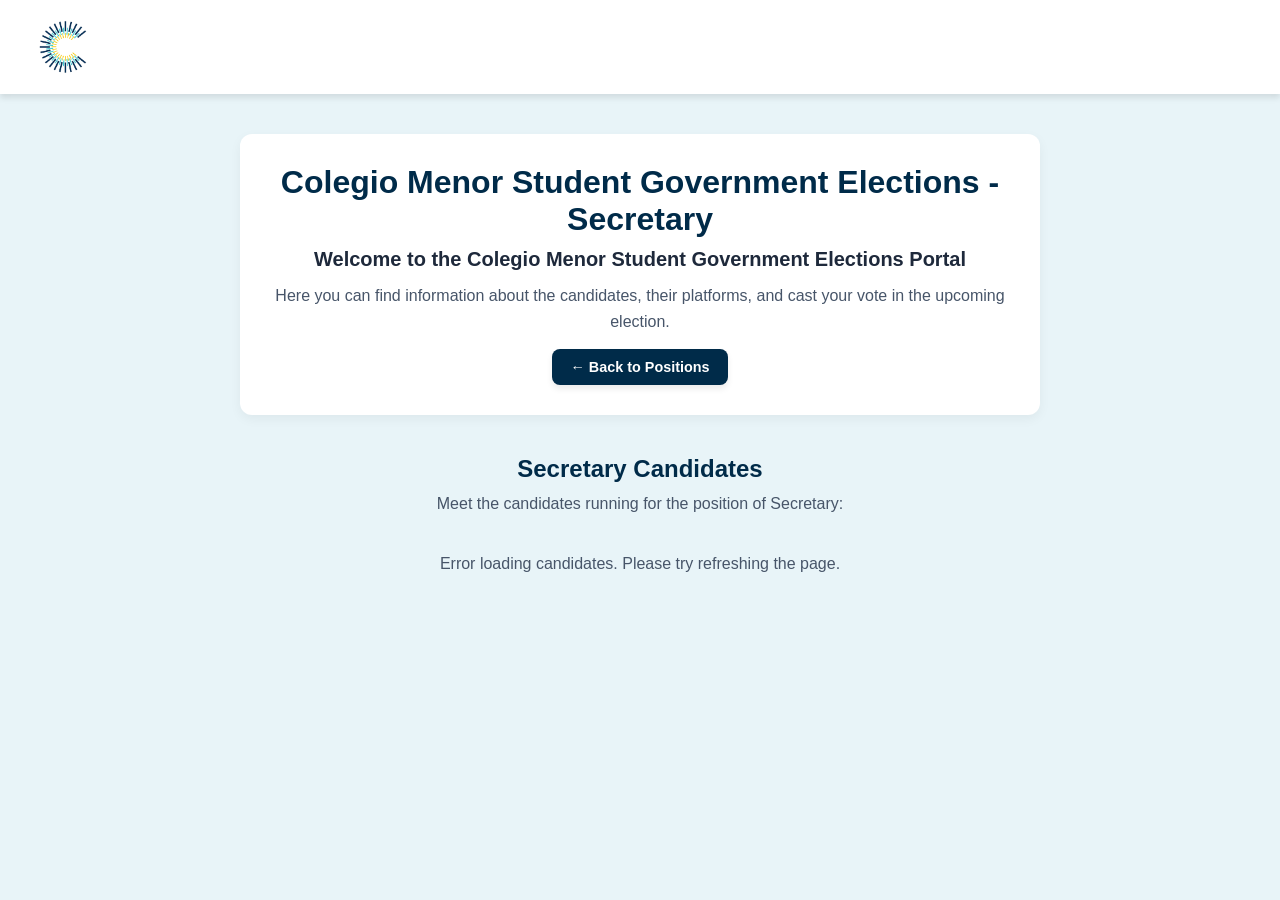
<file: secretary.html>
<!DOCTYPE html>
<html lang="en">
<head>
    <meta charset="UTF-8">
    <meta name="viewport" content="width=device-width, initial-scale=1.0">
    <title>CM STUGOV - Secretary Candidates</title>
    <link rel="stylesheet" href="style.css">
</head>
<body>

    <header>
        <img src="logo.png" alt="CMSFQ Logo" class="logo">
    </header>

    <div class="header content">
        <h1>Colegio Menor Student Government Elections - Secretary</h1>
        <h2>Welcome to the Colegio Menor Student Government Elections Portal</h2>
        <p>Here you can find information about the candidates, their platforms, and cast your vote in the upcoming election.</p>
        <a href="index.html" class="nav-btn" style="padding: 8px 16px; font-size: 0.9rem; margin-top: 15px; display: inline-flex;">← Back to Positions</a>
    </div>

    <div class="Candidate type">
        <h3>Secretary Candidates</h3>
        <p>Meet the candidates running for the position of Secretary:</p>
        
        <div class="candidates" id="candidateGrid">
            <p>Loading candidates...</p>
        </div>
    </div>

    <script>
        const SCRIPT_URL = "https://script.google.com/macros/s/AKfycby9x_5UynkS7hOrFUTHnudOVcF85PeRhl8ljLt-kE4kGqhlhfGgvVSh2ADLAp3jPqFi/exec";
        const CURRENT_POSITION = "Secretary";
        
        // Dynamic variables populated via server response
        let currentElectionYear = null;
        let voteStorageKey = null;

        async function loadCandidates() {
            const grid = document.getElementById('candidateGrid');
            
            try {
                const response = await fetch(SCRIPT_URL);
                const data = await response.json();
                
                // Extract active year and candidate list
                currentElectionYear = data.activeYear || new Date().getFullYear();
                const candidates = data.candidates || [];
                
                // Dynamically scope storage key based on server's active year
                voteStorageKey = `hasVoted_${currentElectionYear}_${CURRENT_POSITION.replace(/\s+/g, '_')}`;
                const hasVoted = localStorage.getItem(voteStorageKey);

                const filtered = candidates.filter(c => 
                    c.position && c.position.toLowerCase() === CURRENT_POSITION.toLowerCase()
                );
                
                if (filtered.length === 0) {
                    grid.innerHTML = "<p>No candidates listed for this position yet.</p>";
                    return;
                }
                
                grid.innerHTML = "";
                
                filtered.forEach(cand => {
                    const card = document.createElement('div');
                    card.className = 'candidate';
                    
                    const buttonText = hasVoted ? "Voted" : "Vote";
                    const disabledAttr = hasVoted ? "disabled style='opacity: 0.6; cursor: not-allowed;'" : "";
                    
                    card.innerHTML = `
                        <img src="${cand.photoUrl}" alt="${cand.name}" onerror="this.onerror=null; this.src='pfp.jpeg';">
                        <h4>${cand.name}</h4>
                        <p>${cand.bio}</p>
                        <button class="vote-button" ${disabledAttr} onclick="castVote('${cand.name}')">${buttonText}</button>
                    `;
                    grid.appendChild(card);
                });

                if (hasVoted) {
                    const notice = document.createElement('p');
                    notice.style.color = "var(--navy-blue, #0A192F)";
                    notice.style.fontWeight = "bold";
                    notice.style.marginTop = "15px";
                    notice.textContent = `You have already cast your vote for this position in the ${currentElectionYear} election on this device.`;
                    grid.parentElement.appendChild(notice);
                }
            } catch (err) {
                grid.innerHTML = "<p>Error loading candidates. Please try refreshing the page.</p>";
                console.error(err);
            }
        }

        async function castVote(candidateName) {
            if (!voteStorageKey || !currentElectionYear) {
                alert("System initialization error. Please refresh the page and try again.");
                return;
            }

            if (localStorage.getItem(voteStorageKey)) {
                alert(`You have already voted for this position in the ${currentElectionYear} election!`);
                return;
            }

            const email = prompt("Enter your school email (@menoruio.edu.ec) to confirm your vote:");
            if (!email) return;

            const trimmedEmail = email.trim().toLowerCase();

            if (!trimmedEmail.endsWith("@menoruio.edu.ec")) {
                alert("Access denied. You must use an official @menoruio.edu.ec email address.");
                return;
            }

            if (!confirm(`Cast your vote for ${candidateName} using ${trimmedEmail}?`)) {
                return;
            }

            const payload = {
                action: "castVote",
                year: currentElectionYear,
                email: trimmedEmail,
                position: CURRENT_POSITION,
                candidate: candidateName
            };

            try {
                const response = await fetch(SCRIPT_URL, {
                    method: 'POST',
                    headers: { 'Content-Type': 'text/plain' },
                    body: JSON.stringify(payload)
                });

                const result = await response.json();

                if (result.status === "success") {
                    localStorage.setItem(voteStorageKey, "true");
                    alert(`Your vote for ${candidateName} has been recorded! Thank you.`);
                    loadCandidates();
                } else {
                    alert(result.message || "Could not log vote.");
                }
            } catch (err) {
                alert("Failed to connect to the server. Please check your internet connection.");
                console.error(err);
            }
        }

        loadCandidates();
    </script>
</body>
</html>
</file>
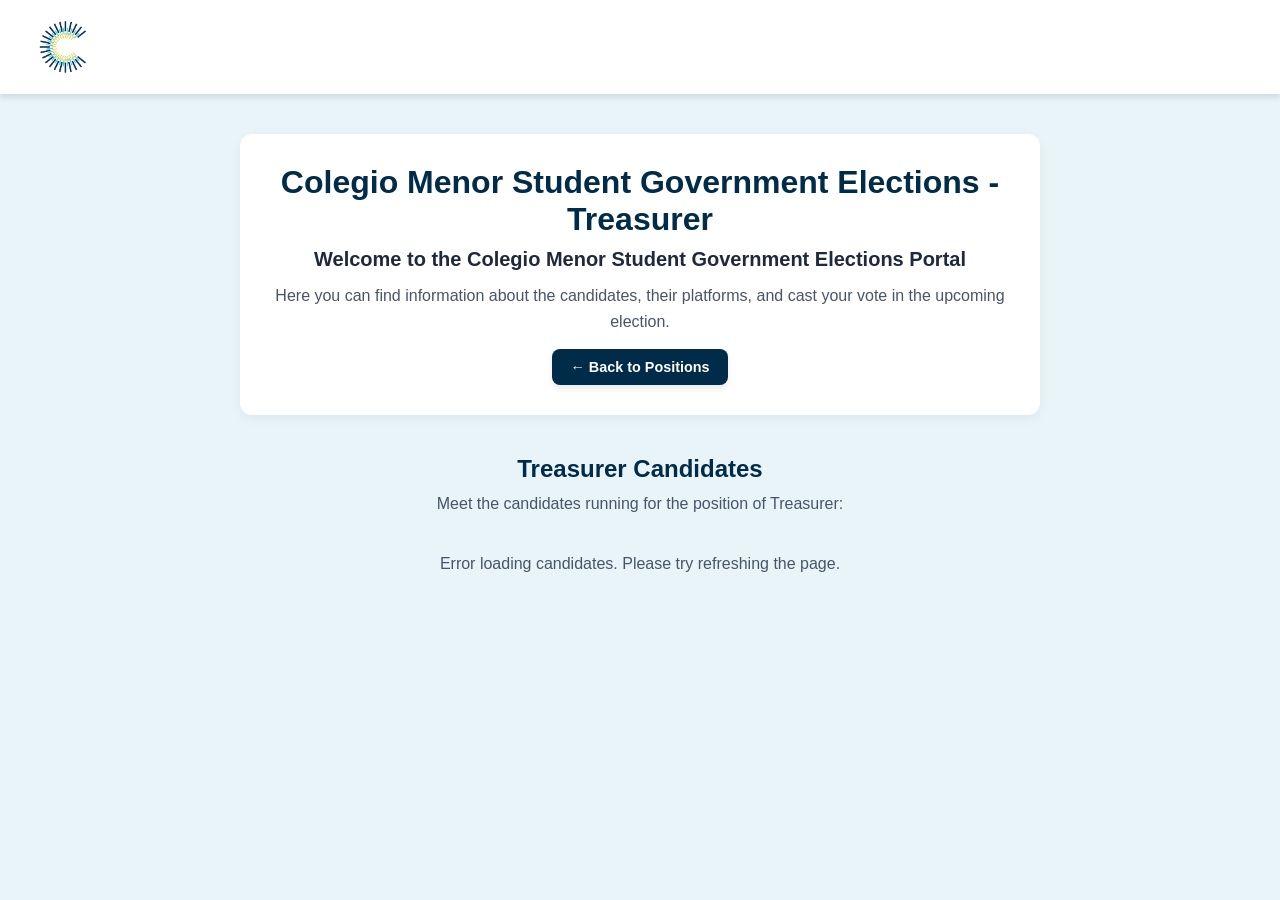
<file: treasurer.html>
<!DOCTYPE html>
<html lang="en">
<head>
    <meta charset="UTF-8">
    <meta name="viewport" content="width=device-width, initial-scale=1.0">
    <title>CM STUGOV - Treasurer Candidates</title>
    <link rel="stylesheet" href="style.css">
</head>
<body>

    <header>
        <img src="logo.png" alt="CMSFQ Logo" class="logo">
    </header>

    <div class="header content">
        <h1>Colegio Menor Student Government Elections - Treasurer</h1>
        <h2>Welcome to the Colegio Menor Student Government Elections Portal</h2>
        <p>Here you can find information about the candidates, their platforms, and cast your vote in the upcoming election.</p>
        <a href="index.html" class="nav-btn" style="padding: 8px 16px; font-size: 0.9rem; margin-top: 15px; display: inline-flex;">← Back to Positions</a>
    </div>

    <div class="Candidate type">
        <h3>Treasurer Candidates</h3>
        <p>Meet the candidates running for the position of Treasurer:</p>
        
        <div class="candidates" id="candidateGrid">
            <p>Loading candidates...</p>
        </div>
    </div>

    <script>
        const SCRIPT_URL = "https://script.google.com/macros/s/AKfycby9x_5UynkS7hOrFUTHnudOVcF85PeRhl8ljLt-kE4kGqhlhfGgvVSh2ADLAp3jPqFi/exec";
        const CURRENT_POSITION = "Treasurer";
        
        // Dynamic variables populated via server response
        let currentElectionYear = null;
        let voteStorageKey = null;

        async function loadCandidates() {
            const grid = document.getElementById('candidateGrid');
            
            try {
                const response = await fetch(SCRIPT_URL);
                const data = await response.json();
                
                // Extract active year and candidate list
                currentElectionYear = data.activeYear || new Date().getFullYear();
                const candidates = data.candidates || [];
                
                // Dynamically scope storage key based on server's active year
                voteStorageKey = `hasVoted_${currentElectionYear}_${CURRENT_POSITION.replace(/\s+/g, '_')}`;
                const hasVoted = localStorage.getItem(voteStorageKey);

                const filtered = candidates.filter(c => 
                    c.position && c.position.toLowerCase() === CURRENT_POSITION.toLowerCase()
                );
                
                if (filtered.length === 0) {
                    grid.innerHTML = "<p>No candidates listed for this position yet.</p>";
                    return;
                }
                
                grid.innerHTML = "";
                
                filtered.forEach(cand => {
                    const card = document.createElement('div');
                    card.className = 'candidate';
                    
                    const buttonText = hasVoted ? "Voted" : "Vote";
                    const disabledAttr = hasVoted ? "disabled style='opacity: 0.6; cursor: not-allowed;'" : "";
                    
                    card.innerHTML = `
                        <img src="${cand.photoUrl}" alt="${cand.name}" onerror="this.onerror=null; this.src='pfp.jpeg';">
                        <h4>${cand.name}</h4>
                        <p>${cand.bio}</p>
                        <button class="vote-button" ${disabledAttr} onclick="castVote('${cand.name}')">${buttonText}</button>
                    `;
                    grid.appendChild(card);
                });

                if (hasVoted) {
                    const notice = document.createElement('p');
                    notice.style.color = "var(--navy-blue, #0A192F)";
                    notice.style.fontWeight = "bold";
                    notice.style.marginTop = "15px";
                    notice.textContent = `You have already cast your vote for this position in the ${currentElectionYear} election on this device.`;
                    grid.parentElement.appendChild(notice);
                }
            } catch (err) {
                grid.innerHTML = "<p>Error loading candidates. Please try refreshing the page.</p>";
                console.error(err);
            }
        }

        async function castVote(candidateName) {
            if (!voteStorageKey || !currentElectionYear) {
                alert("System initialization error. Please refresh the page and try again.");
                return;
            }

            if (localStorage.getItem(voteStorageKey)) {
                alert(`You have already voted for this position in the ${currentElectionYear} election!`);
                return;
            }

            const email = prompt("Enter your school email (@menoruio.edu.ec) to confirm your vote:");
            if (!email) return;

            const trimmedEmail = email.trim().toLowerCase();

            if (!trimmedEmail.endsWith("@menoruio.edu.ec")) {
                alert("Access denied. You must use an official @menoruio.edu.ec email address.");
                return;
            }

            if (!confirm(`Cast your vote for ${candidateName} using ${trimmedEmail}?`)) {
                return;
            }

            const payload = {
                action: "castVote",
                year: currentElectionYear,
                email: trimmedEmail,
                position: CURRENT_POSITION,
                candidate: candidateName
            };

            try {
                const response = await fetch(SCRIPT_URL, {
                    method: 'POST',
                    headers: { 'Content-Type': 'text/plain' },
                    body: JSON.stringify(payload)
                });

                const result = await response.json();

                if (result.status === "success") {
                    localStorage.setItem(voteStorageKey, "true");
                    alert(`Your vote for ${candidateName} has been recorded! Thank you.`);
                    loadCandidates();
                } else {
                    alert(result.message || "Could not log vote.");
                }
            } catch (err) {
                alert("Failed to connect to the server. Please check your internet connection.");
                console.error(err);
            }
        }

        loadCandidates();
    </script>
</body>
</html>
</file>
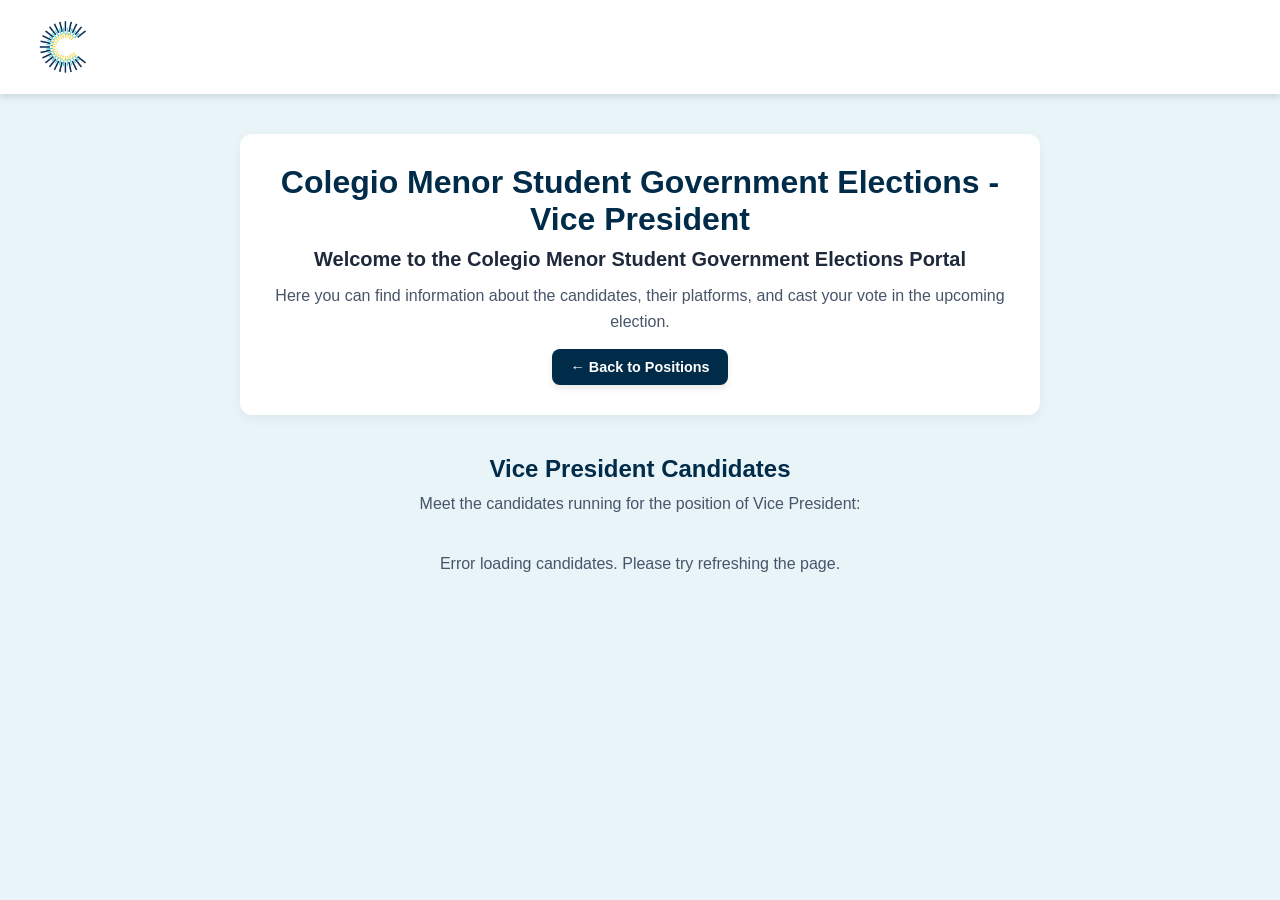
<file: vice_president.html>
<!DOCTYPE html>
<html lang="en">
<head>
    <meta charset="UTF-8">
    <meta name="viewport" content="width=device-width, initial-scale=1.0">
    <title>CM STUGOV - Vice President Candidates</title>
    <link rel="stylesheet" href="style.css">
</head>
<body>

    <header>
        <img src="logo.png" alt="CMSFQ Logo" class="logo">
    </header>

    <div class="header content">
        <h1>Colegio Menor Student Government Elections - Vice President</h1>
        <h2>Welcome to the Colegio Menor Student Government Elections Portal</h2>
        <p>Here you can find information about the candidates, their platforms, and cast your vote in the upcoming election.</p>
        <a href="index.html" class="nav-btn" style="padding: 8px 16px; font-size: 0.9rem; margin-top: 15px; display: inline-flex;">← Back to Positions</a>
    </div>

    <div class="Candidate type">
        <h3>Vice President Candidates</h3>
        <p>Meet the candidates running for the position of Vice President:</p>
        
        <div class="candidates" id="candidateGrid">
            <p>Loading candidates...</p>
        </div>
    </div>

    <script>
        const SCRIPT_URL = "https://script.google.com/macros/s/AKfycby9x_5UynkS7hOrFUTHnudOVcF85PeRhl8ljLt-kE4kGqhlhfGgvVSh2ADLAp3jPqFi/exec";
        const CURRENT_POSITION = "Vice President";
        
        // Dynamic variables populated via server response
        let currentElectionYear = null;
        let voteStorageKey = null;

        async function loadCandidates() {
            const grid = document.getElementById('candidateGrid');
            
            try {
                const response = await fetch(SCRIPT_URL);
                const data = await response.json();
                
                // Extract active year and candidate list
                currentElectionYear = data.activeYear || new Date().getFullYear();
                const candidates = data.candidates || [];
                
                // Dynamically scope storage key based on server's active year
                voteStorageKey = `hasVoted_${currentElectionYear}_${CURRENT_POSITION.replace(/\s+/g, '_')}`;
                const hasVoted = localStorage.getItem(voteStorageKey);

                const filtered = candidates.filter(c => 
                    c.position && c.position.toLowerCase() === CURRENT_POSITION.toLowerCase()
                );
                
                if (filtered.length === 0) {
                    grid.innerHTML = "<p>No candidates listed for this position yet.</p>";
                    return;
                }
                
                grid.innerHTML = "";
                
                filtered.forEach(cand => {
                    const card = document.createElement('div');
                    card.className = 'candidate';
                    
                    const buttonText = hasVoted ? "Voted" : "Vote";
                    const disabledAttr = hasVoted ? "disabled style='opacity: 0.6; cursor: not-allowed;'" : "";
                    
                    card.innerHTML = `
                        <img src="${cand.photoUrl}" alt="${cand.name}" onerror="this.onerror=null; this.src='pfp.jpeg';">
                        <h4>${cand.name}</h4>
                        <p>${cand.bio}</p>
                        <button class="vote-button" ${disabledAttr} onclick="castVote('${cand.name}')">${buttonText}</button>
                    `;
                    grid.appendChild(card);
                });

                if (hasVoted) {
                    const notice = document.createElement('p');
                    notice.style.color = "var(--navy-blue, #0A192F)";
                    notice.style.fontWeight = "bold";
                    notice.style.marginTop = "15px";
                    notice.textContent = `You have already cast your vote for this position in the ${currentElectionYear} election on this device.`;
                    grid.parentElement.appendChild(notice);
                }
            } catch (err) {
                grid.innerHTML = "<p>Error loading candidates. Please try refreshing the page.</p>";
                console.error(err);
            }
        }

        async function castVote(candidateName) {
            if (!voteStorageKey || !currentElectionYear) {
                alert("System initialization error. Please refresh the page and try again.");
                return;
            }

            if (localStorage.getItem(voteStorageKey)) {
                alert(`You have already voted for this position in the ${currentElectionYear} election!`);
                return;
            }

            const email = prompt("Enter your school email (@menoruio.edu.ec) to confirm your vote:");
            if (!email) return;

            const trimmedEmail = email.trim().toLowerCase();

            if (!trimmedEmail.endsWith("@menoruio.edu.ec")) {
                alert("Access denied. You must use an official @menoruio.edu.ec email address.");
                return;
            }

            if (!confirm(`Cast your vote for ${candidateName} using ${trimmedEmail}?`)) {
                return;
            }

            const payload = {
                action: "castVote",
                year: currentElectionYear,
                email: trimmedEmail,
                position: CURRENT_POSITION,
                candidate: candidateName
            };

            try {
                const response = await fetch(SCRIPT_URL, {
                    method: 'POST',
                    headers: { 'Content-Type': 'text/plain' },
                    body: JSON.stringify(payload)
                });

                const result = await response.json();

                if (result.status === "success") {
                    localStorage.setItem(voteStorageKey, "true");
                    alert(`Your vote for ${candidateName} has been recorded! Thank you.`);
                    loadCandidates();
                } else {
                    alert(result.message || "Could not log vote.");
                }
            } catch (err) {
                alert("Failed to connect to the server. Please check your internet connection.");
                console.error(err);
            }
        }

        loadCandidates();
    </script>
</body>
</html>
</file>
<file: style.css>
/* Core Palette & Reset */
:root {
    --navy-blue: #002B49;
    --light-blue-bg: #E8F4F8;
    --teal-accent: #00A3A6;
    --text-dark: #1E293B;
    --card-bg: #FFFFFF;
}

* {
    margin: 0;
    padding: 0;
    box-sizing: border-box;
    font-family: 'Segoe UI', Tahoma, Geneva, Verdana, sans-serif;
}

body {
    background-color: var(--light-blue-bg);
    color: var(--text-dark);
    display: flex;
    flex-direction: column;
    min-height: 100vh;
    align-items: center;
}

/* Header & Left-Aligned Logo */
header {
    width: 100%;
    background-color: var(--card-bg);
    padding: 12px 30px;
    display: flex;
    justify-content: flex-start;
    align-items: center;
    box-shadow: 0 4px 6px rgba(0, 0, 0, 0.1);
}

.logo {
    height: 70px;
    width: auto;
    object-fit: contain;
}

/* Hero Section */
.header.content {
    text-align: center;
    max-width: 800px;
    margin: 40px 20px 20px 20px;
}

body > .header.content {
    background-color: var(--card-bg);
    padding: 30px;
    border-radius: 12px;
    box-shadow: 0 4px 12px rgba(0, 0, 0, 0.05);
}

h1 {
    color: var(--navy-blue);
    font-size: 2rem;
    margin-bottom: 10px;
}

h2 {
    color: var(--text-dark);
    font-size: 1.25rem;
    font-weight: 600;
    margin-bottom: 12px;
}

p {
    color: #475569;
    line-height: 1.6;
}

/* Candidate Section */
.candidate-type,
.Candidate.type {
    max-width: 800px;
    width: 100%;
    padding: 20px;
    text-align: center;
}

.candidate-type h3,
.Candidate.type h3 {
    color: var(--navy-blue);
    font-size: 1.5rem;
    margin-bottom: 8px;
}

.candidate-type p,
.Candidate.type p {
    margin-bottom: 24px;
}

/* Button Layout Grid */
.Candidate.type ul,
.button-grid {
    list-style: none;
    display: grid;
    grid-template-columns: repeat(auto-fit, minmax(200px, 1fr));
    gap: 16px;
    margin-top: 20px;
}

/* Button Styles */
.Candidate.type li a,
.nav-btn {
    display: flex;
    justify-content: center;
    align-items: center;
    padding: 18px 24px;
    background-color: var(--navy-blue);
    color: #FFFFFF;
    font-size: 1.1rem;
    font-weight: 600;
    text-decoration: none;
    border-radius: 8px;
    border: 2px solid transparent;
    box-shadow: 0 4px 6px rgba(0, 0, 0, 0.08);
    transition: all 0.2s ease-in-out;
    cursor: pointer;
}

/* Hover & Active States */
.Candidate.type li a:hover,
.nav-btn:hover {
    background-color: var(--teal-accent);
    color: #FFFFFF;
    transform: translateY(-2px);
    box-shadow: 0 6px 12px rgba(0, 0, 0, 0.15);
}

.Candidate.type li a:active,
.nav-btn:active {
    transform: translateY(0);
    box-shadow: 0 2px 4px rgba(0, 0, 0, 0.1);
}

/* Candidate Grid & Card Layout */
.candidates {
    display: grid;
    grid-template-columns: repeat(auto-fit, minmax(220px, 1fr));
    gap: 24px;
    margin-top: 24px;
    padding: 10px;
}

.candidate {
    background-color: var(--card-bg);
    border-radius: 12px;
    padding: 24px 16px;
    box-shadow: 0 4px 10px rgba(0, 0, 0, 0.06);
    display: flex;
    flex-direction: column;
    align-items: center;
    text-align: center;
    border: 1px solid rgba(0, 0, 0, 0.05);
    transition: transform 0.2s ease, box-shadow 0.2s ease;
}

.candidate:hover {
    transform: translateY(-4px);
    box-shadow: 0 8px 16px rgba(0, 0, 0, 0.1);
}

/* Circular Profile Pictures */
.candidate img {
    width: 110px;
    height: 110px;
    border-radius: 50%;
    object-fit: cover;
    margin-bottom: 16px;
    border: 3px solid var(--teal-accent);
}

/* Candidate Typography */
.candidate h4 {
    color: var(--navy-blue);
    font-size: 1.25rem;
    margin-bottom: 8px;
}

.candidate p {
    font-size: 0.95rem;
    color: #64748B;
    margin-bottom: 20px;
    flex-grow: 1; /* Aligns buttons across cards of varying text lengths */
}

/* Vote Button */
.vote-button {
    width: 100%;
    padding: 12px 0;
    background-color: var(--teal-accent);
    color: #FFFFFF;
    font-size: 1rem;
    font-weight: 600;
    border: none;
    border-radius: 6px;
    cursor: pointer;
    transition: background-color 0.2s ease, transform 0.1s ease;
}

.vote-button:hover {
    background-color: var(--navy-blue);
}

.vote-button:active {
    transform: scale(0.98);
}

/* Admin Page Layout */
.admin-container {
    max-width: 700px;
    width: 100%;
    margin: 30px 20px;
}

.admin-section {
    background-color: var(--card-bg);
    padding: 24px;
    border-radius: 12px;
    box-shadow: 0 4px 10px rgba(0, 0, 0, 0.06);
    margin-top: 20px;
}

.admin-section h3 {
    color: var(--navy-blue);
    margin-bottom: 12px;
}

/* Form Formatting */
#candidateForm {
    display: flex;
    flex-direction: column;
    gap: 12px;
    text-align: left;
}

#candidateForm label {
    font-weight: 600;
    color: var(--navy-blue);
    font-size: 0.9rem;
}

#candidateForm input,
#candidateForm select,
#candidateForm textarea {
    width: 100%;
    padding: 10px 12px;
    border: 1px solid #CBD5E1;
    border-radius: 6px;
    font-size: 0.95rem;
    background-color: #F8FAFC;
}

#candidateForm input:focus,
#candidateForm select:focus,
#candidateForm textarea:focus {
    outline: none;
    border-color: var(--teal-accent);
    background-color: #FFFFFF;
}

.status-msg {
    margin-top: 12px;
    font-weight: 600;
    text-align: center;
}
</file>
